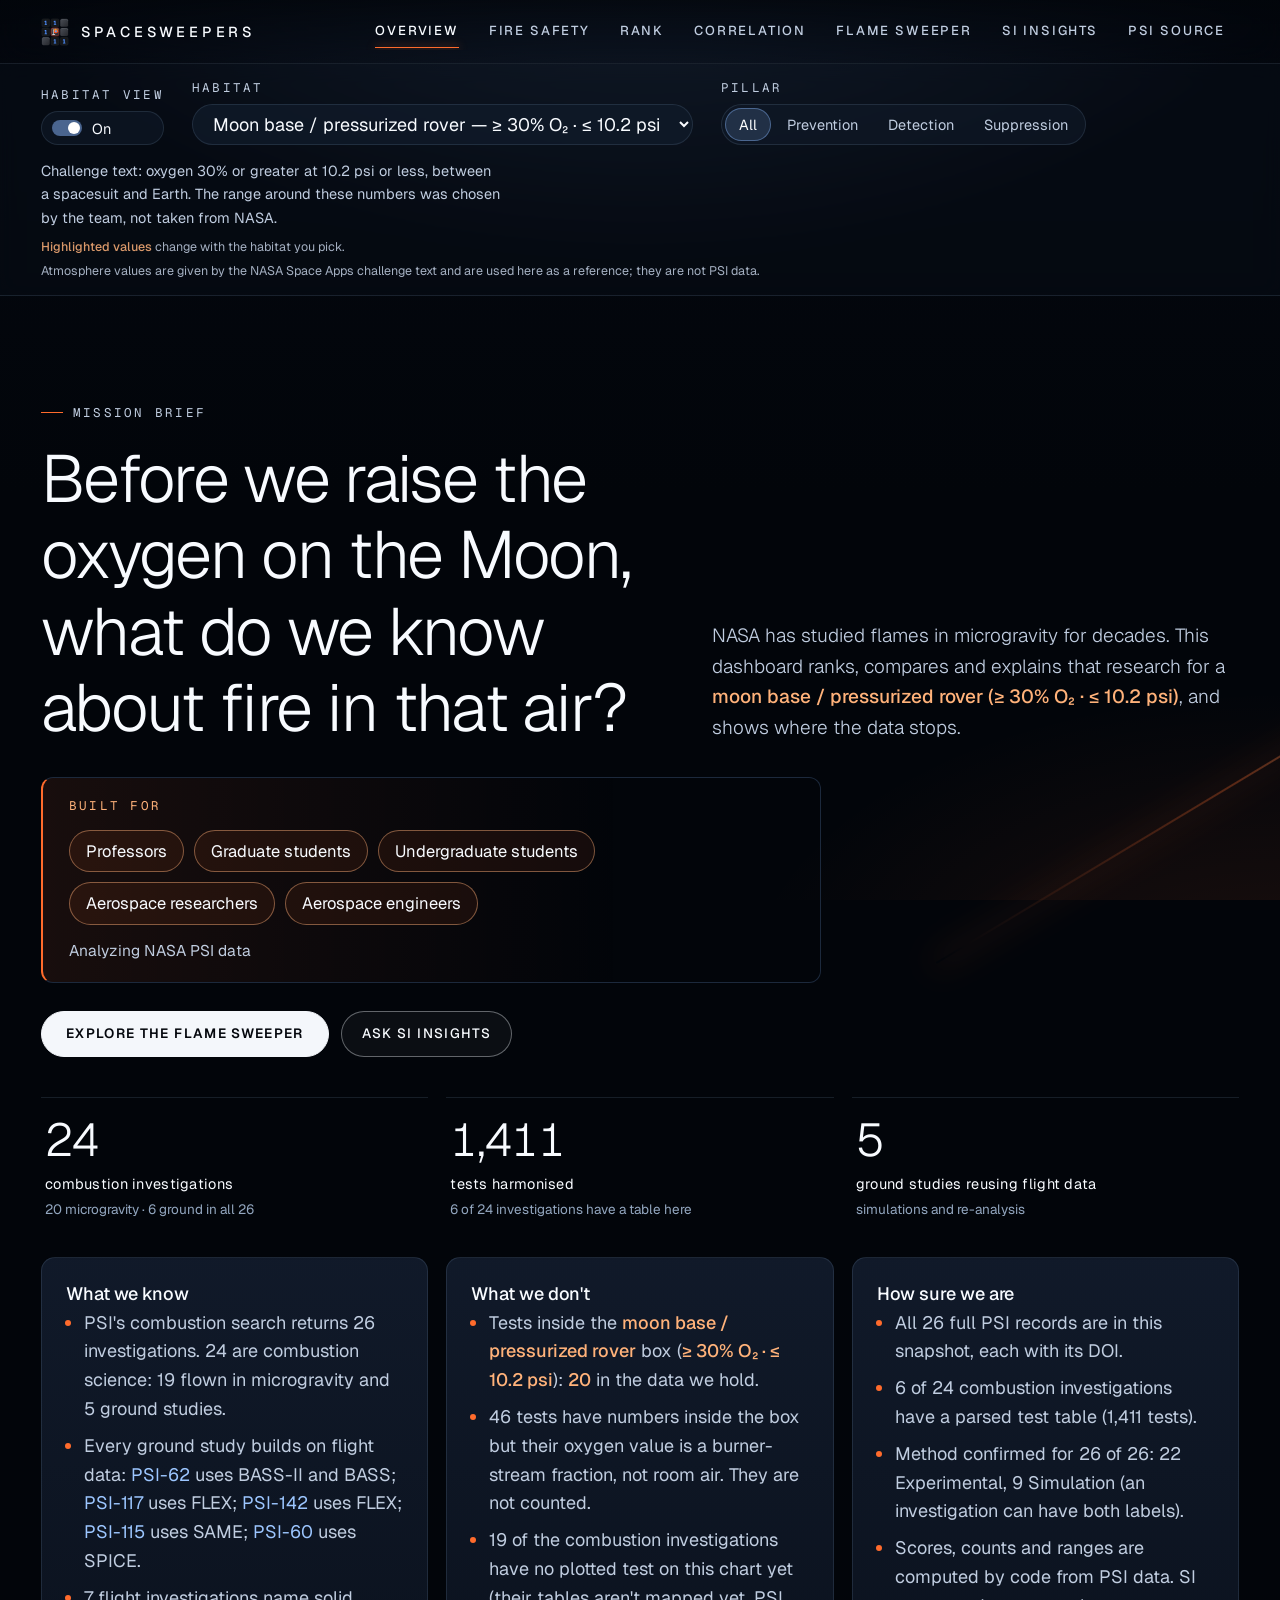
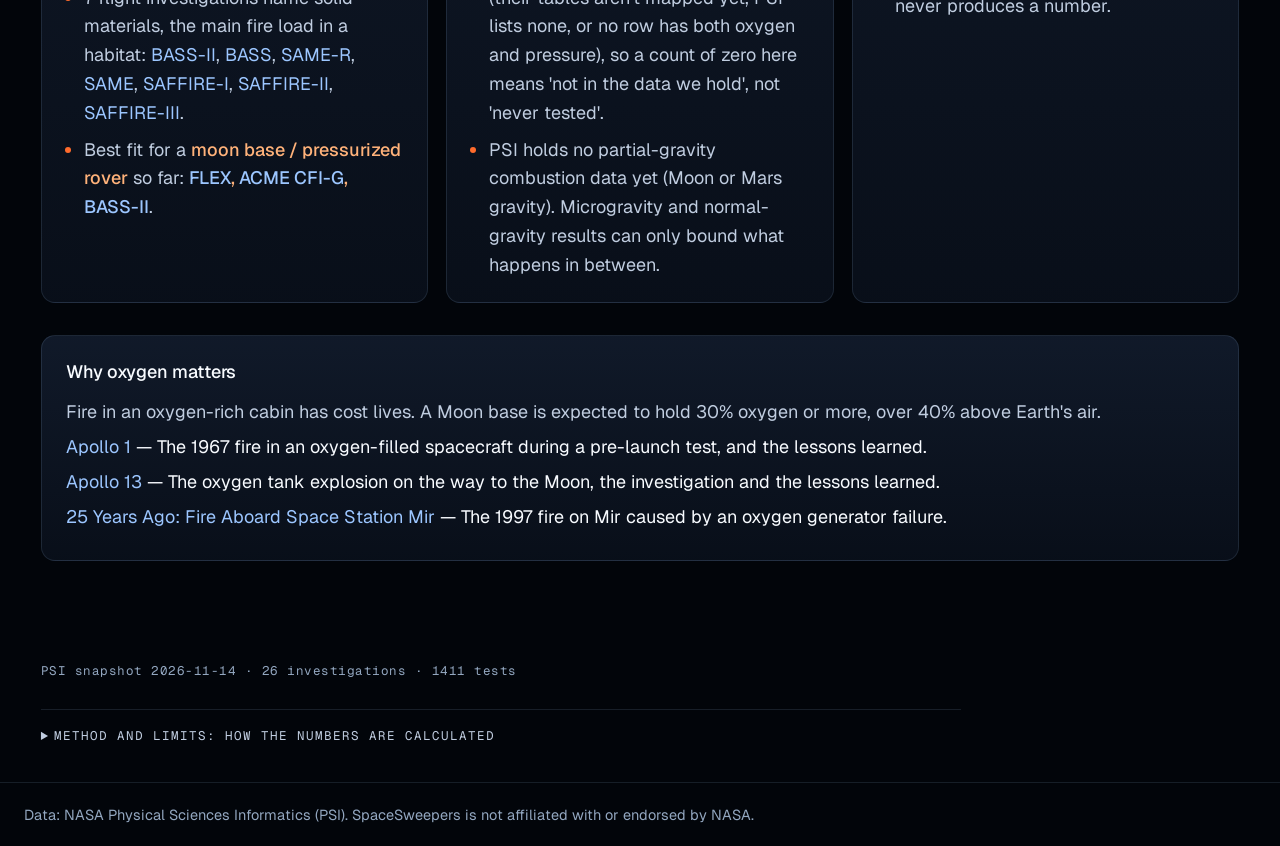
<file: index.html>
<!doctype html>
<html lang="en">
<head>
  <meta charset="utf-8">
  <meta name="ss-static" content="1">
  <meta name="viewport" content="width=device-width, initial-scale=1">
  <title>SpaceSweepers</title>
  <meta name="description" content="What NASA's microgravity combustion research tells us about fire safety in space habitats.">
  <link rel="icon" href="static/favicon.svg" type="image/svg+xml">
  <link rel="preconnect" href="https://fonts.googleapis.com">
  <link rel="preconnect" href="https://fonts.gstatic.com" crossorigin>
  <link rel="stylesheet" href="https://fonts.googleapis.com/css2?family=Geist:wght@300;400;500;600;700&family=Geist+Mono:wght@400;500&display=swap">
  <link rel="stylesheet" href="static/css/style.css">
  <script type="module" src="static/js/app.js"></script>
</head>
<body>
  <header class="topbar">
    <a class="brand" href="#/overview">
      <img src="static/brand/spacesweepers-mark.svg" alt="" width="28" height="28">
      <span>SpaceSweepers</span>
    </a>
    <nav id="nav" class="nav" aria-label="Views">
      <a href="#/overview" data-view="overview">Overview</a>
      <a href="#/earth" data-view="earth">Fire Safety</a>
      <a href="#/rank" data-view="rank">Rank</a>
      <a href="#/compare" data-view="compare">Correlation</a>
      <!-- Hidden for now: <a href="#/envelope" data-view="envelope">Envelope</a> -->
      <a href="#/sweeper" data-view="sweeper">Flame Sweeper</a>
      <a href="#/insights" data-view="insights">SI Insights</a>
      <a href="#/sources" data-view="sources">PSI Source</a>
    </nav>
  </header>

  <div class="context" id="context" role="group" aria-label="Habitat and fire-safety pillar">
    <div class="field" id="habitat-view-field">
      <span class="eyebrow">Habitat view</span>
      <button id="habitat-view" class="switch" type="button" role="switch" aria-checked="true">
        <span class="switch-track" aria-hidden="true"><span class="switch-thumb"></span></span>
        <span class="switch-label">On</span>
      </button>
    </div>
    <label class="field" id="habitat-field">
      <span class="eyebrow">Habitat</span>
      <select id="habitat" aria-label="Habitat atmosphere"></select>
    </label>
    <div class="field" id="pillar-field">
      <span class="eyebrow">Pillar</span>
      <div id="pillar" class="segmented" role="radiogroup" aria-label="Fire-safety pillar"></div>
    </div>
    <p id="habitat-basis" class="context-note"></p>
    <p id="habitat-key" class="context-note tiny"><span class="hab">Highlighted values</span> change with the habitat you pick.</p>
    <p id="habitat-disclaimer" class="context-note tiny"></p>
  </div>

  <div id="refresh-note" class="note refresh" role="status" hidden></div>
  <main id="view" class="view" tabindex="-1" aria-live="polite"></main>

  <footer class="page-foot"><p id="snapshot" class="context-note"></p></footer>

  <section class="method-note" aria-label="Method and limits">
    <details>
      <summary>Method and limits: how the numbers are calculated</summary>
      <dl>
        <dt>Data</dt>
        <dd>Test values come from NASA's Physical Sciences Informatics (PSI) repository. Each value keeps its raw text, parsed number, unit, quality flag, source file and row. Only investigations whose table columns have been mapped and reviewed contribute tests; the others contribute records, documents and publications. Four kinds of evidence (table tests, outcomes read from documents, the PSI-117 simulation list and analysis figures) are never combined in one count.</dd>
        <dt>Habitat atmospheres</dt>
        <dd>Each reference atmosphere is a point taken from the challenge text: ISS 21% O₂ at 14.7 psi, spacesuit 100% O₂ at 4.3 psi, Moon base at least 30% O₂ at no more than 10.2 psi. A test lies inside a habitat's box when its oxygen mole fraction and its pressure both fall within the band below. The band widths are the team's assumption, not NASA values, and the counts change if the bands change. Only oxygen measured in the chamber atmosphere is compared; oxygen in a burner stream is excluded.
          <ul id="method-habitats"></ul></dd>
        <dt>Mission Fit (Rank)</dt>
        <dd>Four parts, each scored 0 to 1, are combined with weights: condition match 40, fuel 25, pillar evidence 20 and data richness 15 by default. The weights are adjustable and are our judgement. Condition match counts a test inside the box as 1 and a test within 0.05 oxygen mole fraction and 2 psi of it as 0.5; 20 such tests give full marks. Fuel scores solid 1.0, liquid 0.6 and gas 0.4. Pillar evidence is points from a quoted sentence in the record plus measured results. Data richness uses table lines, publications and documents read. A part that cannot be computed is unknown: the ranking counts it as 0 (the proven fit), and the row shows an upper bound with it counted as 1.</dd>
        <dt>Flame Sweeper</dt>
        <dd>Outcomes are counted in cells of 0.02 oxygen mole fraction by 0.25 atm. A cell with no test is estimated only if a logistic regression on oxygen and pressure, checked by 10-fold cross-validation, beats always guessing the commoner outcome by at least 5 percentage points with an AUC of at least 0.70, and only inside the tested range. Estimates are hatched and carry a 90% interval. Shares quoted in chat answers carry 95% Wilson intervals.</dd>
        <dt>Limits</dt>
        <dd>These are patterns in the tests NASA ran, not safety ratings or predictions for a real fire. PSI holds no partial-gravity (Moon or Mars) combustion data, so results for those gravities are bounded only by microgravity and normal-gravity tests. Scores, counts and ranges are computed by code; the SI model never produces a number.</dd>
      </dl>
    </details>
  </section>

  <aside id="drawer" class="drawer" hidden aria-label="Investigation detail">
    <button id="drawer-close" class="btn-ghost drawer-close" aria-label="Close detail">Close</button>
    <div id="drawer-body"></div>
  </aside>
  <div id="tooltip" class="tooltip" role="tooltip" hidden></div>

  <footer class="footer">
    Data: NASA Physical Sciences Informatics (PSI). SpaceSweepers is not affiliated with or endorsed by NASA.
  </footer>
</body>
</html>
</file>
<file: static/css/style.css>
/* SpaceSweepers. A dark, cinematic mission-control look: deep navy canvas, a pale blue glow from above, a thin ember edge,
   light-weight Geist type, hairline borders, pill buttons. Chart colours are the validated dark-mode categorical steps
   (--s1..--s4); every surface they sit on is darker than the one they were checked against, so the contrast checks still hold. */

:root {
  color-scheme: dark;
  --bg: #02050a;
  --surface: #070d17;
  --surface-raised: #0e1725;
  --glass: rgba(14, 22, 36, 0.62);
  --line: #1c293c;
  --line-soft: rgba(150, 180, 220, 0.14);
  --text: #f8fbff;
  --muted: #c0cde0;
  --faint: #93a7c0;
  --link: #9cc6ff;
  --ember: #ff6b2c;
  --ember-soft: #ffb27a;
  --red: #fc3d21;
  --nasa-blue: #0b3d91;
  --glow: rgba(120, 170, 235, 0.30);
  /* categorical series, fixed order */
  --s1: #3987e5;  /* blue   */
  --s2: #d95926;  /* orange */
  --s3: #199e70;  /* aqua   */
  --s4: #c98500;  /* yellow */
  /* status, always shown with a label */
  --good: #0ca30c;
  --warn: #fab219;
  --serious: #ec835a;
  --font: "Geist", "Inter", system-ui, -apple-system, "Segoe UI", sans-serif;
  --mono: "Geist Mono", "DM Mono", ui-monospace, "SF Mono", Menlo, monospace;
  --radius: 14px;
  --radius-sm: 8px;
  --topbar-h: 64px;
}

* { box-sizing: border-box; }
html, body { margin: 0; min-height: 100%; background: var(--bg); color: var(--text); font-family: var(--font);
  font-size: 18px; line-height: 1.6; font-weight: 400; -webkit-font-smoothing: antialiased; text-rendering: optimizeLegibility; }
/* the light from above, and a thin ember edge low on the right: fixed behind everything */
body { position: relative; background:
  radial-gradient(1100px 620px at 50% -14%, var(--glow), transparent 62%),
  radial-gradient(900px 500px at 100% 110%, rgba(255, 107, 44, 0.10), transparent 60%),
  linear-gradient(180deg, #040810 0%, var(--bg) 55%); background-attachment: fixed; }
body::after { content: ""; position: fixed; right: -14vw; bottom: 9vh; width: 44vw; height: 2px; transform: rotate(-31deg); pointer-events: none; z-index: 0;
  background: linear-gradient(90deg, transparent, rgba(255, 107, 44, 0.85) 62%, var(--ember-soft)); opacity: 0.38;
  box-shadow: 0 0 34px 6px rgba(255, 107, 44, 0.28); }
.topbar, .context, .view, .page-foot, .footer, .note.refresh { position: relative; z-index: 1; }
.topbar { z-index: 20; }
a { color: var(--link); text-decoration: none; }
a:hover { text-decoration: underline; text-underline-offset: 3px; }
h1, h2, h3, p { margin: 0; }
h1 { font-size: clamp(26px, 2.7vw, 38px); line-height: 1.15; font-weight: 300; letter-spacing: -0.025em; max-width: 34ch; }
h2 { font-size: 18px; font-weight: 500; letter-spacing: -0.005em; }
h3 { font-size: 16.5px; font-weight: 500; }
button, select, input { font: inherit; color: inherit; }
:focus-visible { outline: 2px solid var(--link); outline-offset: 3px; }
.mono { font-family: var(--mono); }
.muted { color: var(--muted); }
.eyebrow { display: inline-flex; align-items: center; gap: 10px; font-family: var(--mono); font-size: 12.5px; font-weight: 400; letter-spacing: 0.18em;
  text-transform: uppercase; color: var(--muted); }
.eyebrow:has(+ h1)::before { content: ""; width: 22px; height: 1px; background: var(--ember); }

/* ---------- shell ---------- */
.topbar { position: sticky; top: 0; height: var(--topbar-h); display: flex; align-items: center; gap: 36px; padding: 0 clamp(16px, 3.2vw, 56px);
  background: linear-gradient(180deg, rgba(2, 5, 10, 0.88), rgba(4, 7, 13, 0.55)); border-bottom: 1px solid var(--line-soft);
  backdrop-filter: blur(14px) saturate(1.2); }
.brand { display: flex; align-items: center; gap: 12px; color: var(--text); font-size: 14.5px; font-weight: 500; letter-spacing: 0.26em; text-transform: uppercase; white-space: nowrap; }
.brand:hover { text-decoration: none; }
.nav { display: flex; gap: 2px; overflow-x: auto; scrollbar-width: none; margin-left: auto; }
.nav::-webkit-scrollbar { display: none; }
.nav a { position: relative; padding: 8px 14px; color: var(--muted); font-size: 13px; font-weight: 500; letter-spacing: 0.14em; text-transform: uppercase; white-space: nowrap;
  transition: color 0.2s; }
.nav a:hover { color: var(--text); text-decoration: none; }
.nav a[aria-current="page"] { color: var(--text); }
.nav a[aria-current="page"]::after { content: ""; position: absolute; left: 14px; right: 14px; bottom: 2px; height: 1px; background: var(--ember); box-shadow: 0 0 10px var(--ember); }

.context { display: flex; flex-wrap: wrap; align-items: flex-end; gap: 14px 28px; padding: 14px clamp(16px, 3.2vw, 56px); border-bottom: 1px solid var(--line-soft);
  background: rgba(8, 13, 22, 0.55); backdrop-filter: blur(10px); }
.field { display: flex; flex-direction: column; gap: 6px; min-width: 0; }
select { max-width: 100%; }
select, input[type="text"] { background: rgba(17, 27, 42, 0.8); border: 1px solid var(--line-soft); border-radius: 999px; padding: 7px 16px; }
select:hover { border-color: rgba(150, 180, 220, 0.34); }
.segmented { display: inline-flex; gap: 2px; padding: 3px; border: 1px solid var(--line-soft); border-radius: 999px; background: rgba(17, 27, 42, 0.6); }
.segmented button { background: none; border: 0; border-radius: 999px; padding: 5px 14px; color: var(--muted); cursor: pointer; font-size: 14.5px; transition: background 0.2s, color 0.2s; }
.segmented button:hover { color: var(--text); }
.segmented button[aria-checked="true"] { background: rgba(138, 184, 255, 0.16); color: #fff; box-shadow: inset 0 0 0 1px rgba(138, 184, 255, 0.4); }
.context-note { font-size: 14.5px; color: var(--muted); max-width: 46ch; }
#habitat-basis { flex: 1 1 300px; align-self: center; }
#habitat-disclaimer { flex: 1 1 100%; order: 9; max-width: none; margin-top: -6px; }
.switch { display: inline-flex; align-items: center; gap: 10px; height: 34px; padding: 0 14px 0 10px; cursor: pointer;
  background: rgba(17, 27, 42, 0.6); border: 1px solid var(--line-soft); border-radius: 999px; color: var(--muted); }
.switch-track { position: relative; width: 30px; height: 16px; border-radius: 999px; background: var(--line); transition: background 0.2s; }
.switch-thumb { position: absolute; top: 2px; left: 2px; width: 12px; height: 12px; border-radius: 50%; background: var(--muted); transition: transform 0.2s, background 0.2s; }
.switch[aria-checked="true"] { color: var(--text); }
.switch[aria-checked="true"] .switch-track { background: rgba(138, 184, 255, 0.5); }
.switch[aria-checked="true"] .switch-thumb { transform: translateX(14px); background: #fff; }
.switch-label { min-width: 2ch; font-size: 14.5px; }
.page-foot { padding: 12px clamp(16px, 3.2vw, 56px) 28px; }
.page-foot .context-note { max-width: none; font-family: var(--mono); font-size: 12.5px; letter-spacing: 0.04em; color: var(--faint); }

.view { max-width: 1600px; margin: 0 auto; padding: 44px clamp(16px, 3.2vw, 56px) 88px; outline: none; }
.view > * + * { margin-top: 32px; }
.eyebrow + h1 { margin-top: 14px; }
.lede { font-size: 18.5px; font-weight: 300; line-height: 1.6; color: var(--muted); max-width: 66ch; margin-top: 16px; }
.footer { padding: 20px 24px; border-top: 1px solid var(--line-soft); color: var(--faint); font-size: 14.5px; }

/* ---------- hero (Overview) ---------- */
.hero { padding: clamp(28px, 7vh, 84px) 0 8px; }
.hero h1 { font-size: clamp(34px, 5.2vw, 68px); max-width: 21ch; margin-top: 18px; }
.hero .lede { font-size: clamp(16px, 1.5vw, 19px); margin-top: 22px; }
.hero-actions { display: flex; flex-wrap: wrap; gap: 12px; margin-top: 34px; }

/* ---------- building blocks ---------- */
.card { background: linear-gradient(180deg, rgba(20, 31, 49, 0.82), rgba(10, 17, 28, 0.86)); border: 1px solid var(--line-soft); border-radius: var(--radius);
  padding: 22px 24px; backdrop-filter: blur(8px); }
.card > * + * { margin-top: 12px; }
.grid { display: grid; gap: 18px; }
.grid.cols-3 { grid-template-columns: repeat(auto-fit, minmax(290px, 1fr)); }
.grid.cols-4 { grid-template-columns: repeat(auto-fit, minmax(210px, 1fr)); }
.tile { background: none; border: 0; border-top: 1px solid var(--line-soft); border-radius: 0; padding: 18px 4px 4px; }
.tile .value { font-size: clamp(34px, 3.6vw, 52px); font-weight: 300; letter-spacing: -0.03em; line-height: 1.05; font-variant-numeric: tabular-nums; }
.tile .label { color: var(--text); font-size: 14.5px; margin-top: 8px; letter-spacing: 0.02em; }
.tile .sub { color: var(--faint); font-size: 13.5px; margin-top: 4px; }
button.tile { text-align: left; cursor: pointer; transition: border-color 0.2s; color: inherit; background: none; font: inherit; }
button.tile:hover { border-top-color: var(--ember); }
ul.plain { list-style: none; margin: 0; padding: 0; }
ul.plain > li + li { margin-top: 10px; }
ul.facts { margin: 0; padding-left: 18px; color: var(--muted); }
ul.facts > li + li { margin-top: 8px; }
ul.facts > li::marker { color: var(--ember); }
.note { border: 1px solid rgba(250, 178, 25, 0.28); background: rgba(250, 178, 25, 0.06); padding: 10px 14px; color: var(--muted); font-size: 15.5px; border-radius: var(--radius-sm); }
.note strong { color: var(--text); }
.draft { opacity: .7; border-left: 2px dashed var(--line); padding-left: 14px; margin: 8px 0; }
.draft .eyebrow { margin: 0 0 4px; }
.note.refresh { margin: 0 clamp(16px, 3vw, 40px) 12px; color: var(--text); border-color: var(--warn); }
blockquote { margin: 0; padding: 6px 14px; border-left: 1px solid var(--ember); color: var(--muted); font-size: 15.5px; }

.badge { display: inline-flex; align-items: center; gap: 6px; padding: 2px 10px; border: 1px solid var(--line-soft); border-radius: 999px; font-size: 13.5px; color: var(--muted); white-space: nowrap; }
.badge::before { content: ""; width: 6px; height: 6px; border-radius: 50%; background: var(--faint); }
.badge.plain::before { display: none; }
.badge.micro::before { background: var(--s1); }
.badge.ground::before { background: var(--s4); border-radius: 1px; }
.badge.verified::before { background: var(--good); }
.badge.unverified::before { background: transparent; border: 1.5px solid var(--warn); }
.badge.offtopic { border-color: var(--serious); color: var(--serious); }
.badge.offtopic::before { display: none; }
.badges { display: flex; flex-wrap: wrap; gap: 6px; }

.btn, .btn-ghost, .btn-primary { display: inline-flex; align-items: center; justify-content: center; gap: 8px; border-radius: 999px; cursor: pointer; font-size: 13.5px; font-weight: 500;
  letter-spacing: 0.1em; text-transform: uppercase; padding: 10px 20px; transition: background 0.2s, border-color 0.2s, color 0.2s; }
.btn { background: rgba(255, 255, 255, 0.04); border: 1px solid rgba(238, 243, 250, 0.38); color: var(--text); }
.btn:hover { background: rgba(255, 255, 255, 0.1); border-color: #fff; }
.btn-ghost { background: none; border: 1px solid var(--line-soft); color: var(--muted); padding: 7px 16px; }
.btn-ghost:hover { color: var(--text); border-color: rgba(238, 243, 250, 0.5); }
.btn-primary { background: #f4f7fb; border: 1px solid #f4f7fb; color: #04070d; padding: 11px 24px; font-weight: 600; }
.btn-primary:hover:not(:disabled) { background: #fff; box-shadow: 0 0 28px rgba(160, 200, 255, 0.35); }
.btn-primary:disabled { opacity: 0.4; cursor: default; }
.chip { display: inline-flex; align-items: center; gap: 6px; padding: 5px 14px; border: 1px solid var(--line-soft); border-radius: 999px;
  background: rgba(17, 27, 42, 0.55); cursor: pointer; font-size: 14.5px; color: var(--muted); transition: border-color 0.2s, color 0.2s; }
.chip:hover { color: var(--text); border-color: rgba(138, 184, 255, 0.5); }
.chip[aria-pressed="true"] { background: rgba(138, 184, 255, 0.16); border-color: rgba(138, 184, 255, 0.5); color: #fff; }
.chips { display: flex; flex-wrap: wrap; gap: 8px; }

/* ---------- tables ---------- */
.table-wrap { overflow-x: auto; border: 1px solid var(--line-soft); border-radius: var(--radius); background: rgba(8, 14, 24, 0.9); }
table { width: 100%; border-collapse: collapse; font-size: 15.5px; }
th, td { padding: 12px 16px; text-align: left; vertical-align: top; border-bottom: 1px solid var(--line-soft); }
th { font-family: var(--mono); font-size: 12px; font-weight: 400; letter-spacing: 0.14em; text-transform: uppercase; color: var(--faint); white-space: nowrap; }
tbody tr:last-child td { border-bottom: 0; }
td.num, th.num { text-align: right; font-variant-numeric: tabular-nums; }
tr.clickable { cursor: pointer; }
tr.clickable:hover td { background: rgba(138, 184, 255, 0.06); }
tr.offtopic td { color: var(--faint); }
.title-cell strong { display: block; font-weight: 500; }
.title-cell span { color: var(--muted); font-size: 14.5px; }
td.shared { box-shadow: inset 2px 0 0 var(--s3); }
td.differs { box-shadow: inset 2px 0 0 var(--s2); }
td.empty { color: var(--faint); }

/* ---------- rank ---------- */
.weights { display: grid; grid-template-columns: repeat(auto-fit, minmax(210px, 1fr)); gap: 12px 24px; align-items: start; }
.weight .muted { font-size: 14.5px; }
.weight label { display: flex; justify-content: space-between; font-size: 14.5px; color: var(--muted); }
.weight .swatch { display: inline-block; width: 10px; height: 10px; border-radius: 2px; margin-right: 6px; }
.weight input[type="range"] { width: 100%; accent-color: var(--link); }
.fitbar { display: flex; gap: 2px; height: 8px; width: 180px; background: var(--surface-raised); border-radius: 999px;
  overflow: hidden; }
.fitbar span { display: block; height: 100%; }
.fitbar .unknown { background: repeating-linear-gradient(135deg, var(--line) 0 3px, transparent 3px 6px); }
.c-proximity { background: var(--s1); }
.c-fuel { background: var(--s2); }
.c-pillar { background: var(--s3); }
.c-data { background: var(--s4); }
.legend { display: flex; flex-wrap: wrap; gap: 6px 16px; font-size: 14.5px; color: var(--muted); }
.legend .key { display: inline-flex; align-items: center; gap: 6px; }
.legend .swatch { width: 10px; height: 10px; border-radius: 2px; display: inline-block; }
.legend .ring { width: 10px; height: 10px; border-radius: 50%; border: 2px solid var(--muted); display: inline-block; }
.legend .dot { width: 10px; height: 10px; border-radius: 50%; background: var(--muted); display: inline-block; }

/* ---------- drawer ---------- */
.drawer { position: fixed; top: 0; right: 0; bottom: 0; z-index: 30; width: min(640px, 100vw); overflow-y: auto;
  background: rgba(6, 11, 19, 0.94); backdrop-filter: blur(18px); border-left: 1px solid var(--line-soft); padding: 28px 32px 56px;
  box-shadow: -30px 0 60px rgba(0, 0, 0, 0.55); }
.drawer-close { position: sticky; top: 0; float: right; background: var(--surface); }
.drawer h2 { font-size: 26px; font-weight: 300; letter-spacing: -0.02em; line-height: 1.2; padding-right: 80px; }
.drawer section { margin-top: 22px; }
.drawer section > * + * { margin-top: 8px; }
.drawer dl { display: grid; grid-template-columns: 140px 1fr; gap: 6px 12px; margin: 0; font-size: 15.5px; }
.drawer dt { color: var(--muted); }
.drawer dd { margin: 0; }
.prose { font-size: 15.5px; color: var(--muted); white-space: pre-line; }
.prose.clamp { display: -webkit-box; -webkit-line-clamp: 6; -webkit-box-orient: vertical; overflow: hidden; }
.cite { font-family: var(--mono); font-size: 13.5px; background: var(--surface-raised); border: 1px solid var(--line-soft);
  border-radius: var(--radius-sm); padding: 8px 10px; user-select: all; }
.tag { display: inline-block; padding: 1px 8px; margin: 0 4px 4px 0; border: 1px solid var(--line); border-radius: 4px;
  font-size: 14.5px; cursor: help; }

/* ---------- charts ---------- */
.chart { background: radial-gradient(120% 90% at 50% 0%, rgba(30, 48, 78, 0.5), rgba(8, 13, 22, 0.92)); border: 1px solid var(--line-soft); border-radius: var(--radius); padding: 16px; }
.chart svg { display: block; width: 100%; height: auto; }
.chart text { fill: var(--muted); font-family: var(--mono); font-size: 12.5px; letter-spacing: 0.02em; }
.chart .axis line, .chart .axis path { stroke: var(--line); }
.chart .gridline { stroke: var(--line-soft); stroke-dasharray: 1 5; }
.chart .box { fill: rgba(57, 135, 229, 0.10); stroke: var(--s1); stroke-dasharray: 5 4; }
.chart .box-label { fill: var(--text); font-weight: 600; }
.chart .ref { fill: none; stroke: var(--text); stroke-width: 1.5; }
.chart .pt { stroke: var(--surface); stroke-width: 2; cursor: pointer; }
.chart .pt.hollow { fill: var(--surface); fill-opacity: 0.35; stroke-width: 2; }
.chart .pt.gas { --c: var(--s1); }
.chart .pt.liquid { --c: var(--s2); }
.chart .pt.solid { --c: var(--s3); }
.chart .pt.filled { fill: var(--c, var(--muted)); }
.chart .pt.hollow { stroke: var(--c, var(--muted)); }
.chart .edge { fill: none; stroke: var(--line); stroke-width: 1.2; }
.chart .edge.flight { stroke: var(--s2); stroke-width: 2; }
.chart .edge.hw { stroke: #3a3e45; }
.chart .edge.dim, .chart .node.dim { opacity: 0.15; }
.chart .node { cursor: pointer; }
.chart .node text { fill: var(--text); }
.chart .node .sub { fill: var(--faint); font-size: 12.5px; }
.tooltip { position: fixed; z-index: 50; max-width: 340px; padding: 10px 14px; background: rgba(4, 7, 13, 0.92); backdrop-filter: blur(10px); border: 1px solid var(--line-soft);
  border-radius: 10px; font-size: 14.5px; pointer-events: none; box-shadow: 0 8px 24px rgba(0, 0, 0, 0.6); }
.tooltip strong { display: block; }
.tooltip span { display: block; color: var(--muted); }

.split { display: grid; grid-template-columns: minmax(0, 2fr) minmax(260px, 1fr); gap: 16px; align-items: start; }
@media (max-width: 900px) {
  .split { grid-template-columns: 1fr; }
    .fitbar { width: 110px; }
}
[hidden] { display: none !important; }

.btn-tile { text-align: left; width: 100%; }
button.btn-tile { cursor: pointer; }
button.btn-tile:hover { border-color: var(--faint); }

details > summary { cursor: pointer; }


/* ---------- SI Insights ---------- */
.sr-only { position: absolute; width: 1px; height: 1px; overflow: hidden; clip: rect(0 0 0 0); white-space: nowrap; }
.insights-head { display: flex; justify-content: space-between; align-items: flex-end; gap: 16px; flex-wrap: wrap; }
.head-actions { display: flex; align-items: center; gap: 8px; flex-wrap: wrap; }
.pill { display: inline-flex; align-items: center; gap: 6px; padding: 4px 12px; border: 1px solid var(--line-soft); border-radius: 999px;
  font-family: var(--mono); font-size: 12.5px; letter-spacing: 0.04em; color: var(--muted); }
.pill.ok { color: var(--text); border-color: var(--good); }
.pill.wait { color: var(--warn); border-color: var(--warn); }
.pill.off { color: var(--serious); border-color: var(--serious); }
.notice { border: 1px solid var(--line-soft); background: rgba(17, 27, 42, 0.4); padding: 10px 16px; border-radius: 999px; color: var(--faint); font-size: 14.5px; }
.insights { display: grid; grid-template-columns: minmax(0, 1.6fr) minmax(280px, 1fr); gap: 16px; align-items: start; }
.chat { display: flex; flex-direction: column; background: linear-gradient(180deg, rgba(20, 31, 49, 0.8), rgba(8, 13, 22, 0.88)); border: 1px solid var(--line-soft); border-radius: 20px; min-height: 600px; backdrop-filter: blur(8px); }
.chat-log { flex: 1; overflow-y: auto; max-height: 68vh; padding: 24px; display: flex; flex-direction: column; gap: 12px; }
.intro { margin: auto; max-width: 60ch; text-align: center; padding: 32px 8px; }
.intro h2 { font-size: clamp(26px, 3vw, 38px); font-weight: 300; letter-spacing: -0.025em; }
.intro > * + * { margin-top: 10px; }
.msg { max-width: 100%; padding: 14px 18px; border-radius: 16px; border: 1px solid var(--line-soft); }
.msg > * + * { margin-top: 8px; }
.msg.user { align-self: flex-end; background: rgba(138, 184, 255, 0.12); border-color: rgba(138, 184, 255, 0.32); max-width: 85%; }
.msg.ai { background: rgba(10, 17, 28, 0.6); }
.msg.ai.active { border-color: var(--link); }
.who { font-family: var(--mono); font-size: 12px; letter-spacing: 0.18em; text-transform: uppercase; color: var(--faint); }
.msg.user .who { color: var(--link); }
.sentence { margin: 0; font-size: 17px; line-height: 1.6; }
.cite { display: inline-block; min-width: 20px; height: 20px; margin: 0 1px; padding: 0 5px; border: 1px solid var(--link); border-radius: 4px;
  background: none; color: var(--link); font: 600 12px var(--mono); cursor: pointer; vertical-align: 1px; }
.cite:hover { background: var(--link); color: #000; }
.stagebar { list-style: none; margin: 0; padding: 0; display: flex; flex-wrap: wrap; gap: 4px 14px; font-size: 14.5px; }
.stage { display: inline-flex; gap: 6px; color: var(--faint); }
.stage.done { color: var(--muted); }
.stage.running { color: var(--text); }
.stage.running .mark { animation: pulse 1s ease-in-out infinite; }
@keyframes pulse { 50% { opacity: 0.25; } }
.stage .mark { font-family: var(--mono); width: 1ch; }
.chip.static { cursor: default; }
.chip.static.about { border-color: var(--s1); }
.chip.static.topic { border-color: var(--s3); }
.chip.static.method, .chip.static.type { border-color: var(--s4); }
.chip.static.number, .chip.static.fuel { border-color: var(--s2); }
.followups { align-items: center; }
.removed summary, .gaps summary { cursor: pointer; color: var(--muted); }
.strike { text-decoration: line-through; color: var(--muted); }
.meta { font-size: 13.5px; margin: 0; }
.computed { border: 1px solid var(--line-soft); border-radius: var(--radius-sm); padding: 10px 12px; background: rgba(10, 17, 28, 0.5); }
.computed table { font-size: 14.5px; }
.composer { border-top: 1px solid var(--line-soft); padding: 16px 20px; display: flex; flex-direction: column; gap: 8px; }
.starters:empty { display: none; }
.chat-input { width: 100%; resize: vertical; min-height: 56px; max-height: 160px; background: rgba(17, 27, 42, 0.7); border: 1px solid var(--line-soft);
  border-radius: 16px; padding: 8px 10px; color: var(--text); font: inherit; }
.composer-row { display: flex; align-items: center; gap: 8px; }
.composer-row .grow { flex: 1; }
.count { font-size: 13.5px; font-family: var(--mono); }
.chat-sources { background: rgba(10, 17, 28, 0.55); border: 1px solid var(--line-soft); border-radius: 20px; padding: 20px; max-height: 76vh; overflow-y: auto;
  position: sticky; top: calc(var(--topbar-h) + 12px); }
.chat-sources > * + * { margin-top: 10px; }
.src { border: 1px solid var(--line-soft); border-radius: 12px; padding: 12px 14px; background: rgba(17, 27, 42, 0.5); }
.src.selected { border-color: var(--link); box-shadow: 0 0 0 1px var(--link); }
.src > * + * { margin-top: 6px; }
.src-head { display: flex; gap: 8px; align-items: baseline; flex-wrap: wrap; }
.src-n { font: 600 12px var(--mono); border: 1px solid var(--link); color: var(--link); border-radius: 4px; padding: 0 5px; }
.src-text { margin: 0; font-size: 14.5px; color: var(--muted); }
.src-links { display: flex; flex-wrap: wrap; gap: 4px 12px; font-size: 14.5px; align-items: center; }
.src-detail blockquote { font-size: 14.5px; }
.how { border-top: 1px solid var(--line); padding-top: 10px; }
@media (max-width: 900px) {
  .insights { grid-template-columns: 1fr; }
  .chat-sources { position: static; max-height: none; }
  .chat-log { max-height: none; }
}

/* ---- Flame Sweeper: a diverging ramp (blue = flames went out, orange = flames kept burning), fog for untested cells ---- */
.sw-chart { overflow-x: auto; }
.sweeper-grid .sw-b0 { fill: #1f5fb4; } .sweeper-grid .sw-b1 { fill: #2f4f7a; } .sweeper-grid .sw-b2 { fill: #3d424a; }
.sweeper-grid .sw-b3 { fill: #8a4a28; } .sweeper-grid .sw-b4 { fill: #b8461c; }
.sweeper-grid .sw-doc { stroke: var(--text, #e8e8e8); stroke-width: 2; stroke-dasharray: 5 2; fill-opacity: .45; }
.sw-key .sw-doc { stroke: var(--muted); stroke-width: 2; stroke-dasharray: 3 2; fill-opacity: .45; }
.sweeper-grid .sw-fog { fill: var(--surface); stroke: var(--line); stroke-dasharray: 3 3; }
.sweeper-grid .sw-est { fill: url(#sw-hatch); stroke: var(--muted); stroke-dasharray: 2 2; }
.sw-est-bg { fill: var(--surface); } .sw-est-line { stroke: var(--faint); stroke-width: 2; }
.sw-key .sw-b0 { fill: #1f5fb4; } .sw-key .sw-b1 { fill: #2f4f7a; } .sw-key .sw-b2 { fill: #3d424a; } .sw-key .sw-b3 { fill: #8a4a28; }
.sw-key .sw-b4 { fill: #b8461c; } .sw-key .sw-fog { fill: var(--surface); stroke: var(--muted); stroke-dasharray: 2 2; }
.sweeper-grid text.sw-n { fill: #f2f2f0; font-size: 16.5px; font-weight: 600; }
.sweeper-grid text.sw-s { fill: #f2f2f0; font-size: 11.5px; opacity: .9; }
.sweeper-grid text.sw-flag { fill: #ffd166; font-size: 13.5px; }
.sweeper-grid text.sw-e { fill: var(--text); font-size: 12.5px; font-family: var(--mono); }
.sweeper-grid .sw-cell { cursor: pointer; outline: none; }
.sweeper-grid .sw-cell:hover rect, .sweeper-grid .sw-cell:focus rect { stroke: var(--text); stroke-width: 2; stroke-dasharray: none; }
.sweeper-grid .sw-cell.picked rect { stroke: var(--link); stroke-width: 3; stroke-dasharray: none; }
.sweeper-grid .sw-box { fill: none; stroke: var(--warn); stroke-width: 2.5; stroke-dasharray: 6 4; pointer-events: none; }
.sweeper-grid text.sw-box-label { fill: var(--warn); font-size: 12.5px; }
.sweeper-grid text.ax { fill: var(--muted); font-size: 12.5px; }
.sw-filters { display: flex; flex-wrap: wrap; gap: 12px 24px; margin: 8px 0; }
.sw-bar { display: grid; grid-template-columns: 220px 1fr 44px; align-items: center; gap: 8px; font-size: 14.5px; margin: 4px 0; }
.sw-track { display: block; height: 10px; background: var(--surface-raised); border-radius: 5px; overflow: hidden; }
.sw-fill { display: block; height: 100%; background: var(--s1); }
@media (max-width: 700px) { .sw-bar { grid-template-columns: 1fr 1fr 40px; } }
.sw-key .sw-box-key { fill: none; stroke: var(--warn); stroke-width: 2; stroke-dasharray: 3 2; }
.sweeper-grid + * { margin-top: 8px; }
.card .plain li { display: block; margin: 6px 0; }
.sweeper-grid .sw-sim { fill: none; stroke: var(--s3); stroke-width: 2; stroke-dasharray: 3 2; }
.sw-key .sw-sim-key { fill: none; stroke: var(--s3); stroke-width: 2; stroke-dasharray: 3 2; }
.chip[aria-pressed="true"] { border-color: var(--link); color: var(--text); }

/* SI Insights answer card */
.status-line { margin: 0; color: var(--muted); font-size: 15.5px; }
.sentence.headline { font-size: 17.5px; line-height: 1.5; }
.tiny { font-size: 13.5px; color: var(--muted); margin: 0; }
.context-note.tiny { font-size: 12.5px; opacity: .85; }
.evidence > * + * { margin-top: 8px; }
.quote { margin: 0; padding: 8px 16px; border-left: 1px solid var(--ember); background: rgba(255, 107, 44, 0.04); }
.quote p { margin: 0; font-size: 15.5px; }
.quote footer { margin-top: 4px; font-size: 13.5px; color: var(--muted); display: flex; flex-wrap: wrap; gap: 6px; align-items: center; }
.next-links { margin-top: 4px; }
.verify { font-size: 14.5px; }
.verify > summary { cursor: pointer; color: var(--muted); }
.verify > * + * { margin-top: 10px; }
.examples { display: grid; gap: 10px; margin-top: 14px; text-align: left; }
.example { display: grid; gap: 3px; padding: 14px 18px; border: 1px solid var(--line-soft); border-radius: 14px; background: rgba(17, 27, 42, 0.45); color: var(--text); text-align: left; cursor: pointer; font: inherit; }
.example:hover, .example:focus-visible { border-color: var(--link); }

/* ---------- finishing: sweeper cells, mobile ---------- */
.sweeper-grid .sw-cell rect { transition: stroke 0.15s; }
.sweeper-grid .sw-cell.revealed:hover rect { filter: brightness(1.18); }
.sweeper-grid .sw-fog { fill: rgba(17, 27, 42, 0.45); stroke: var(--line-soft); }
@media (max-width: 760px) {
  .topbar { gap: 12px; height: 56px; }
  .brand span { display: none; }
  .nav { margin-left: 0; }
  .nav a { padding: 8px 10px; }
  .hero h1 { font-size: 34px; }
  .view { padding-top: 28px; }
  .card { padding: 18px; }
}
@media (prefers-reduced-motion: reduce) { * { transition: none !important; animation: none !important; } }

/* values that depend on the chosen habitat: one colour, and a short flash each time the page redraws after a change */
.hab { color: var(--ember-soft); font-weight: 500; padding: 0 3px; margin: 0 -3px; border-radius: 5px; animation: habflash 1.8s ease-out 1; }
td.hab, .tile .value .hab { font-weight: inherit; }
@keyframes habflash { 0% { background: rgba(255, 178, 122, 0.38); } 100% { background: rgba(255, 178, 122, 0); } }
#habitat-key { flex: 1 1 100%; order: 8; max-width: none; margin-top: -6px; }
#habitat-disclaimer { margin-top: -10px; }
th.hab-h { color: var(--ember-soft); }

/* page headers: title on the left, the explanation on the right, so wide screens are used and nothing hugs the left edge */
.view > div:has(> h1) { display: grid; grid-template-columns: minmax(0, 1.15fr) minmax(0, 1fr); column-gap: clamp(32px, 5vw, 88px); align-items: end; }
.view > div:has(> h1) > * { grid-column: 1 / -1; }
.view > div:has(> h1) > h1 { grid-column: 1; max-width: 24ch; }
.view > div:has(> h1) > .lede { grid-column: 2; margin-top: 0; max-width: 60ch; padding-bottom: 4px; }
.view > div:has(> h1) > .hero-actions { margin-top: 28px; }
.hero h1 { max-width: 18ch; }
@media (max-width: 1000px) {
  .view > div:has(> h1) { display: block; }
  .view > div:has(> h1) > .lede { margin-top: 16px; }
}

.unknown-note { margin-top: 14px; padding-top: 12px; border-top: 1px solid var(--line-soft); font-size: 14px; color: var(--muted); }
.unknown-note > summary { cursor: pointer; list-style: none; }
.unknown-note > summary::-webkit-details-marker { display: none; }
.unknown-note > summary::before { content: "+"; display: inline-block; width: 1.2em; color: var(--ember-soft); }
.unknown-note[open] > summary::before { content: "\2212"; }
.unknown-note strong { color: var(--text); font-weight: 500; }
.unknown-note p { margin-top: 8px; max-width: 80ch; }

.checks { list-style: none; margin: 0; padding: 0; font-size: 13px; color: var(--muted); }
.checks li::before { content: "\2713"; color: var(--good); margin-right: 8px; }
.provenance { letter-spacing: 0.02em; }
.chat-sources .verify { margin-top: 16px; padding-top: 14px; border-top: 1px solid var(--line-soft); }

/* experiment vs simulation figure */
.fig { margin: 18px 0 0; }
.fig-title { font-weight: 500; }
.fig-chart { overflow: visible; }
.fig-g0 { --c: var(--s1); } .fig-g1 { --c: var(--s2); } .fig-g2 { --c: var(--s3); } .fig-g3 { --c: var(--s4); }
.fig-dot { fill: var(--c); stroke: var(--bg); stroke-width: 1.5; cursor: pointer; }
.fig-diamond { fill: var(--bg); stroke: var(--c); stroke-width: 2; cursor: pointer; }
.fig-sim { fill: none; stroke: var(--c); stroke-width: 2; stroke-dasharray: 6 4; }
.fig-bar { stroke: var(--c); stroke-width: 2; opacity: .55; }
.fig-key { display: inline-block; vertical-align: middle; }
.chart .fig-dot:focus-visible, .chart .fig-diamond:focus-visible { outline: 2px solid var(--link); }
.fig-line { fill: none; stroke: var(--c); stroke-width: 2; }
.fig-sq { fill: var(--c); stroke: var(--bg); stroke-width: 1.5; cursor: pointer; }
.fig-group { margin-top: 14px; border-top: 1px solid var(--line-soft); padding-top: 10px; }
.fig-group > summary { cursor: pointer; color: var(--muted); }
.fig-group[open] > summary { margin-bottom: 8px; }

/* scenario answer card */
.analysis { margin-top: 6px; }
.analysis > * + * { margin-top: 12px; }
.metrics { display: flex; flex-wrap: wrap; gap: 10px 28px; }
.metric .value { font-size: 28px; font-weight: 300; letter-spacing: -0.02em; line-height: 1.1; font-variant-numeric: tabular-nums; }
.metric .label { color: var(--muted); font-size: 12.5px; max-width: 18ch; }
.analysis table { font-size: 13.5px; }

.scenario { border: 1px solid var(--line-soft); border-radius: 14px; padding: 10px 14px; background: rgba(17, 27, 42, 0.4); }
.scenario > summary { cursor: pointer; color: var(--muted); font-size: 14px; }
.scenario[open] > summary { color: var(--text); margin-bottom: 10px; }
.scenario-grid { display: grid; grid-template-columns: repeat(auto-fit, minmax(190px, 1fr)); gap: 10px 14px; margin-bottom: 10px; }
.scenario-grid input { background: rgba(17, 27, 42, 0.8); border: 1px solid var(--line-soft); border-radius: 999px; padding: 7px 14px; width: 100%; }
.pair { display: grid; grid-template-columns: 1fr auto; gap: 6px; }

/* Guided mode */
.mode-switch button { font-size: 13px; }
.mode-hint { margin-top: -8px; }
.mode-hint .btn-ghost { text-transform: none; letter-spacing: 0; padding: 2px 10px; font-size: 12.5px; }
.gd-section { margin-top: 18px; }
.gd-section > * + * { margin-top: 8px; }
[data-mode="guided"] .msg.ai .sentence { font-size: 16px; }
.chat-sources table { font-size: 13px; }
.chat-sources th, .chat-sources td { padding: 7px 9px; }
.ceil { display: block; font-size: 12px; font-weight: 400; }
.method { margin-top: 18px; font-size: 14px; }
.method > summary { cursor: pointer; }
.method ul { margin: 10px 0; padding-left: 18px; color: var(--muted); }
.method li { margin: 4px 0; }
.static-note { max-width: 720px; }
.static-note .steps { margin: 12px 0; padding-left: 20px; display: grid; gap: 8px; }
.static-note pre { white-space: pre-wrap; overflow-x: auto; margin: 12px 0; padding: 12px 14px; background: var(--surface-raised); border: 1px solid var(--line); border-radius: 8px; font-size: 13px; }

/* Overview: who the dashboard is for, as its own block so it is noticed. */
.audience { margin-top: 30px; padding: 18px clamp(16px, 2.4vw, 26px) 20px; max-width: 780px; border: 1px solid var(--line); border-left: 2px solid var(--ember);
  border-radius: 12px; background: linear-gradient(90deg, rgba(255, 107, 44, 0.09), transparent 75%); }
.audience-label { margin: 0; font-family: var(--mono); font-size: 12.5px; letter-spacing: 0.18em; text-transform: uppercase; color: var(--ember-soft); }
.audience-list { list-style: none; display: flex; flex-wrap: wrap; gap: 10px; margin: 14px 0 0; padding: 0; }
.audience-list li { padding: 7px 16px; border: 1px solid rgba(255, 178, 122, 0.45); border-radius: 999px; background: rgba(255, 107, 44, 0.08);
  font-size: 16.5px; font-weight: 400; color: var(--text); }
.audience-note { margin: 14px 0 0; font-size: 15.5px; line-height: 1.5; color: var(--muted); }

/* The method note at the foot of every page: how the numbers are calculated. */
.method-note { padding: 0 clamp(16px, 3.2vw, 56px) 36px; }
.method-note details { max-width: 920px; border-top: 1px solid var(--line-soft); padding-top: 16px; }
.method-note summary { cursor: pointer; font-family: var(--mono); font-size: 12.5px; letter-spacing: 0.08em; text-transform: uppercase; color: var(--muted); }
.method-note summary:hover { color: var(--text); }
.method-note dl { margin: 16px 0 0; display: grid; grid-template-columns: minmax(130px, 190px) 1fr; gap: 14px 24px; }
.method-note dt { font-weight: 500; color: var(--text); font-size: 15px; }
.method-note dd { margin: 0; color: var(--muted); font-size: 15px; line-height: 1.6; }
.method-note ul { margin: 8px 0 0; padding-left: 18px; }
@media (max-width: 640px) { .method-note dl { grid-template-columns: 1fr; gap: 4px; } .method-note dd { margin-bottom: 12px; } }

/* PSI Source: the collapsible table-by-table audit, and the nested reasons in the funnel. */
.audit > summary { cursor: pointer; font-size: 17px; color: var(--text); }
.audit > summary:hover { color: var(--ember-soft); }
.audit[open] > summary { margin-bottom: 8px; }
.funnel ul { margin: 8px 0 4px; padding-left: 20px; display: grid; gap: 4px; color: var(--muted); }

/* SI Insights on the static demo: the banner, the use-case picker and the run-it-yourself card at the foot. */
.demo-banner { display: flex; flex-wrap: wrap; align-items: baseline; gap: 6px 14px; margin: 14px 0 14px; padding: 8px 14px; border: 1px solid rgba(255, 178, 122, 0.4);
  border-left: 2px solid var(--ember); border-radius: 10px; background: rgba(255, 107, 44, 0.07); font-size: 14.5px; }
.demo-banner strong { font-family: var(--mono); font-size: 12.5px; font-weight: 500; letter-spacing: 0.12em; text-transform: uppercase; color: var(--ember-soft); }
.demo-cases { margin: 0 0 12px; }
.demo-cases > summary { cursor: pointer; font-family: var(--mono); font-size: 12.5px; letter-spacing: 0.08em; text-transform: uppercase; color: var(--muted); }
.demo-cases .chips { margin-top: 10px; }
.run-it { margin-top: 28px; }
.run-it h2 { margin: 6px 0 10px; font-size: 22px; font-weight: 400; }
</file>
